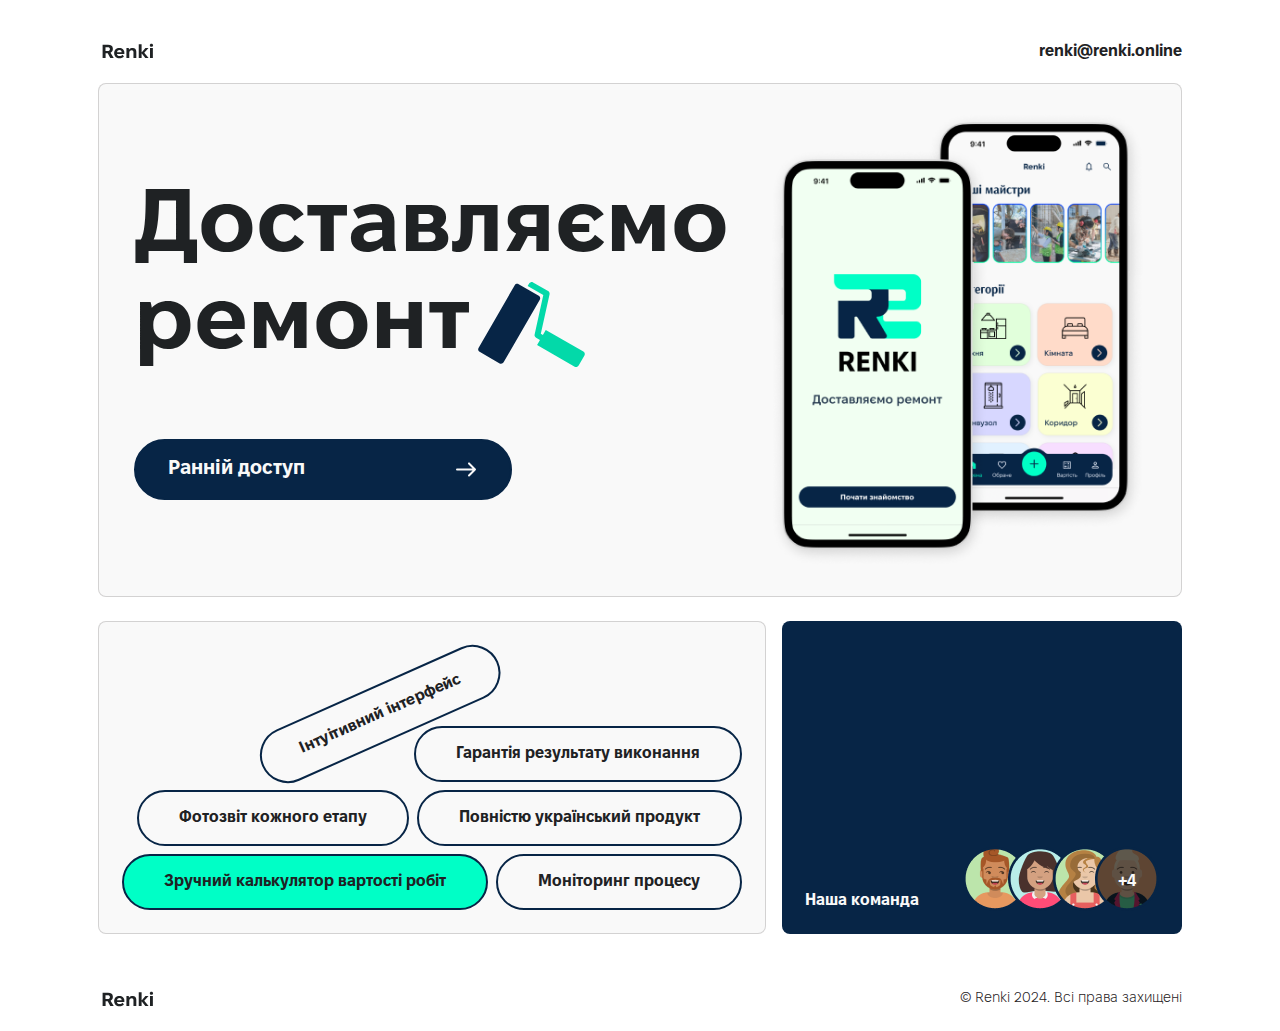
<file: index.html>
<!DOCTYPE html>
<html lang="uk">

<head>
    <meta charset="UTF-8">
    <meta http-equiv="X-UA-Compatible" content="IE=edge">
    <meta name="viewport" content="width=device-width, initial-scale=1.0">
    <title>Renki | Home</title>

    <link rel="stylesheet" href="./css/my-normalize.css">
    <link rel="stylesheet" href="./css/fonts.css">
    <link rel="stylesheet" href="./css/style.css ">

    <link rel="icon" href="./favicon.ico" sizes="32x32">
    <link rel="icon" href="./img/ico/icon.svg" type="image/svg+xml">
    <link rel="apple-touch-icon" href="./img/ico/apple-touch-icon.png">
    <link rel="manifest" href="./manifest.webmanifest">
    <!-- Google tag (gtag.js) -->
    <script async src="https://www.googletagmanager.com/gtag/js?id=G-V05RHQHH0P"></script>
    <script>
        window.dataLayer = window.dataLayer || [];
        function gtag(){dataLayer.push(arguments);}
        gtag('js', new Date());

        gtag('config', 'G-V05RHQHH0P');
    </script>

</head>

<body>
    <header>
        <section class="container">
            <div class="header">
                <img class="logo" src="./img/logo-renki.svg" alt="logo renki">
                <a class="header_link" href="mailto:renki@renki.online">renki@renki.online</a>
            </div>
        </section>
    </header>

    <main>
        <div class="container">
            <section class="pre-registration">
                <div class="pre-registration__box">
                    <header class="pre-registration__box-titel">
                        <h1>Доставляємо ремонт</h1>
                        <img src="./img/tool.svg" alt="tool">
                    </header>
                    <a class="pre-registration__box_link" href="https://forms.gle/o38LpmTcqBoTKcEa8"
                        title="Форма реєстрації" target="_blank">
                        <p>Ранній доступ</p>
                        <svg class="right-arr" viewBox="0 0 24 25" fill="none" xmlns="http://www.w3.org/2000/svg">
                            <path d="M21 12.4277H3M21 12.4277L15 6.42767M21 12.4277L15 18.4277" stroke="#F8F9F9"
                                stroke-width="2" stroke-linecap="round" stroke-linejoin="round" />
                        </svg>
                    </a>
                </div>
                <picture class="pre-registration__img">
                    <img src="./img/mobi-renki.png" alt="mobi renki">
                </picture>
            </section>
            <section class="service">
                <div class="service-list__box">
                    <ul class="service-list">
                        <ul class="service-list__items list-items1">
                            <li class="list-items_spin"><strong class="btn list-item_rotate">Інтуітивний
                                    інтерфейс</strong>
                            </li>
                            <li><strong class="btn">Гарантія результату виконання</strong></li>
                        </ul>
                        <ul class="service-list__items list-items2">
                            <li><strong class="btn">Фотозвіт кожного етапу</strong></li>
                            <li><strong class="btn">Повністю український продукт</strong></li>
                        </ul>
                        <ul class="service-list__items list-items3">
                            <li><strong class="btn">Зручний калькулятор вартості робіт</strong></li>
                            <li><strong class="btn">Моніторинг процесу</strong></li>
                        </ul>
                    </ul>
                </div>


                <section class="team">
                    <div class="team-box">
                        <p>Наша команда</p>
                        <ul class="team-list">
                            <li>
                                <img src="./img/avatar1.png" alt="avatar">
                            </li>
                            <li>
                                <img src="./img/avatar2.png" alt="avatar">
                            </li>
                            <li>
                                <img src="./img/avatar3.png" alt="avatar">
                            </li>
                            <li class="avatars-more">
                                <img src="./img/avatars-more.png" alt="avatar">
                                <span class="avatars-more_count">+4</span>
                            </li>
                        </ul>
                    </div>
                </section>
            </section>
        </div>
    </main>

    <footer>
        <section class="container">
            <div class="footer">
                <img class="logo" src="./img/logo-renki.svg" alt="logo renki">
                <address class="address"><span class="copyright"></span><span>&nbsp;Renki 2024. Всі права
                        захищені</span>
                </address>
            </div>
        </section>
    </footer>
</body>

</html>
</file>
<file: css/fonts.css>
@font-face {
  font-family: "Fixel Display";
  src: local(""), url("../fonts/Fixel/FixelDisplay-Bold.woff2") format("woff2"),
    url("../fonts/Fixel/FixelDisplay-Bold.woff") format("woff"),
    url("../fonts/Fixel/FixelDisplay-Bold.ttf") format("truetype");
  font-weight: 700;
  font-style: normal;
  font-display: swap;
}
@font-face {
  font-family: "Fixel Text";
  src: local(""), url("../fonts/Fixel/FixelText-Bold.woff2") format("woff2"),
    url("../fonts/Fixel/FixelText-Bold.woff") format("woff"),
    url("../fonts/Fixel/FixelText-Bold.ttf") format("truetype");
  font-weight: 700;
  font-style: normal;
  font-display: swap;
}

@font-face {
    font-family: "Fixel Text";
    src: local(""), url("../fonts/Fixel/FixelText-Light.woff2") format("woff2"),
      url("../fonts/Fixel/FixelText-Light.woff") format("woff"),
      url("../fonts/FixelText-Light.ttf") format("truetype");
    font-weight: 300;
    font-style: normal;
    font-display: swap;
  }
</file>
<file: css/style.css>
:root {
  --color-white: #ffffff;
  --color-AliceBlue: #f4f8ff;
  --color-Black: #1f2224;
  --color-MidnightBlue: #072546;

  --color-Snow: #f9f9f9;
  --color-MediumSpringGreen: #00ffc6;
  --color-borderSnow: rgba(174, 172, 172, 0.5);

  --font-FixelText: "Fixel Text", Verdana, "Geneva CY", "DejaVu Sans", sans-serif;
  --font-FixelDisplay: "Fixel Display", Arial, "Helvetica CY", "Nimbus Sans L", sans-serif;

  --font-size: 1rem;
  --padding-left-right: clamp(1.125rem, 0.87516rem + 0.694vw, 1.5rem);
  --width-site: 90rem;
}

body {
  font-family: var(--font-FixelText);
  font-size: var(--font-size);
  font-weight: 700;
  font-style: normal;
  color: var(--color-Black);
}

a {
  text-decoration: none;
  color: inherit;
}

h1 {
  margin: 0;
}

.container {
  margin-inline: auto;
  max-width: var(--width-site);
  padding: 0 clamp(1.25rem, -2.74996rem + 11.111vw, 7.25rem);
}

.logo {
  width: 3.75rem;
  height: 1.4375rem;
}

.right-arr {
  width: 1.5rem;
  height: 1.5625rem;
}

.btn {
  display: block;
  border: 2px solid var(--color-MidnightBlue);
  border-radius: 6.25rem;
  padding: clamp(0.75rem, 0.37488rem + 1.042vw, 1rem) clamp(1.5rem, -0.00012rem + 4.167vw, 2.5rem);
  width: max-content;
  font-size: 1rem;
}

.bg-aliceblue,
.main {
  background: var(--color-AliceBlue);
}

.header,
.footer,
.pre-registration__box_link {
  display: flex;
  justify-content: space-between;
  align-items: center;
}

/* HEADER */
.header {
  padding-top: clamp(1.875rem, 0.00012rem + 5.208vw, 2.5rem);
  padding-bottom: 1.25rem;
}

/* MAIN */
.pre-registration {
  display: flex;
  align-items: center;
  justify-content: space-around;
  background: var(--color-Snow);
  border: 1px solid var(--color-borderSnow);
  border-radius: 8px;
  padding: clamp(1.5rem, 4.00008rem + -2.778vw, 3rem) var(--padding-left-right);
  width: 100%;
  column-gap: 16px;
}

.pre-registration__box {
  width: min-content;
}

.pre-registration__box-titel {
  position: relative;
}

.pre-registration__box-titel h1 {
  --margin: clamp(24px, 6cqw, 64px);
  font-family: var(--font-FixelDisplay);
  font-size: clamp(2.5rem, 0.00016rem + 6.944vw, 6.25rem);
  line-height: 110%;
  margin-bottom: var(--margin);
}

.pre-registration__box-titel img {
  position: absolute;
  bottom: -8%;
  left: 59%;
  transform: rotate(-60deg);
  width: clamp(3.125rem, -2.01772rem + 10.714vw, 7.625rem);
}
.pre-registration__box_link {
  font-size: clamp(1.125rem, 0.93744rem + 0.521vw, 1.25rem);
  max-width: 378px;
  min-width: 300px;
  color: var(--color-Snow);
  background: var(--color-MidnightBlue);
  border-radius: 6.25rem;
  border: 2px solid var(--color-MidnightBlue);
  padding: clamp(0.75rem, 0.37488rem + 1.042vw, 1rem) 32px;
  transition: 0.7s linear;
}

.pre-registration__box_link:is(:hover, :focus) {
  color: var(--color-MidnightBlue);
  background: var(--color-MediumSpringGreen);
}

.pre-registration__img {
  max-width: 377px;
  width: 100%;
  min-width: 210px;
  max-height: 460px;
  height: 100%;
}

.pre-registration__img img {
  width: 100%;
  height: 100%;
}

.service {
  display: flex;
  margin: 24px 0;
  gap: 16px;
  max-width: 100%;
}

.service-list__box {
  padding: var(--padding-left-right);
  padding-top: 104px;
  background: var(--color-Snow);
  border: 1px solid var(--color-borderSnow);
  border-radius: 8px;
  width: 100%;
}

.service-list {
  display: flex;
  flex-direction: column;
  justify-content: end;
  gap: 8px;
}

.service-list__items {
  display: flex;
  justify-content: end;
  align-items: center;
  gap: 8px;
}

.list-items3 li:first-child .btn {
  background-color: var(--color-MediumSpringGreen);
}

.list-items_spin {
  position: relative;
}

.list-item_rotate {
  position: absolute;
  right: -40%;
  bottom: 12px;
  transform: translate(40%, 0) rotate(-24deg);
}

.team {
  display: flex;
  flex-direction: column;
  justify-content: end;
  max-width: 494px;
  width: 100%;
  border-radius: 8px;
  padding: var(--padding-left-right);
  background: var(--color-MidnightBlue);
}

.team-box {
  display: flex;
  justify-content: space-between;
  align-items: end;
  min-height: 188px;
}

.team-box p {
  color: var(--color-Snow);
}

.team-list {
  display: flex;
  justify-content: end;
  position: relative;
  width: 196px;
}

.team-list li {
  max-width: 65px;
}

.team-list li img {
  width: 100%;
}

.team-list li:nth-child(-n + 3) {
  position: absolute;
}
.team-list li:nth-child(1) {
  left: 0;
}
.team-list li:nth-child(2) {
  left: 23%;
}
.team-list li:nth-child(3) {
  left: 46%;
}

.avatars-more {
  position: relative;
}

.avatars-more_count {
  position: absolute;
  top: 40%;
  left: 50%;
  transform: translate(-50%, 0%);
  color: var(--color-Snow);
}

/* FOOTER */
.footer {
  gap: 8px;
  padding-top: clamp(1.25rem, 0.31256rem + 2.604vw, 1.875rem);
  padding-bottom: 1.25rem;
}

.address {
  font-size: 0.875rem;
  font-weight: 300;
  font-style: normal;
  text-wrap: nowrap;
}

.copyright::after {
  content: "\00a9";
}

/* MEDIA */
@media screen and (max-width: 1200px) {
  .list-items3,
  .list-items2 {
    flex-wrap: wrap;
  }

  .list-items2 {
    justify-content: start;
  }

  .team {
    max-width: 310px;
  }

  .team-box p {
    white-space: pre-line;
  }
}

@media screen and (max-width: 960px) {
  .service {
    flex-direction: column;
  }

  .team {
    max-width: 100%;
  }
}
@media screen and (max-width: 576px) {

  .btn {
    font-size: 14px;
  }

  .header_link {
    font-size: 0.875rem;
  }

  .pre-registration__box-titel h1 {
    margin-top: 2.5rem;
  }

  .pre-registration {
    flex-direction: column;
    flex-direction: column-reverse;
  }
  .pre-registration__img {
    width: 50%;
    height: 50%;
  }

  .service-list__box {
    padding-top: 130px;
  }

  .list-item_rotate {
    position: absolute;
    bottom: 48px;
    transform: translate(85%, 0) rotate(-24deg);
  }

  .footer {
    flex-direction: column;
    align-items: start;
  }

  .address {
    font-size: 0.75rem;
  }
}
</file>
